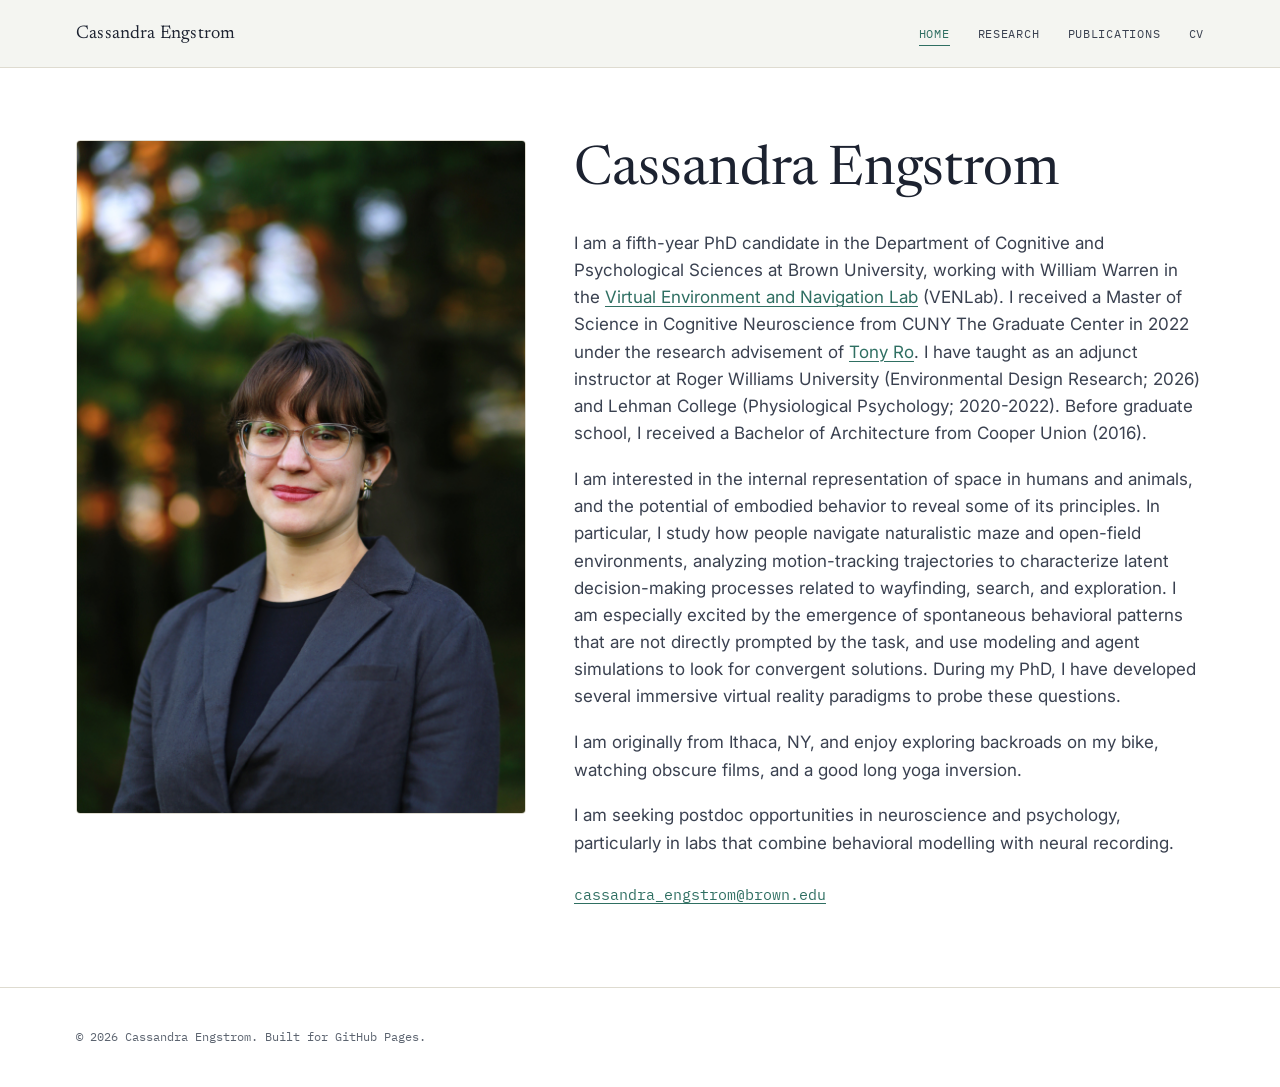
<file: index.html>
<!DOCTYPE html>
<html lang="en">
<head>
<meta charset="UTF-8">
<meta name="viewport" content="width=device-width, initial-scale=1.0">
<title>Cassandra Engstrom — Spatial Navigation Research</title>
<meta name="description" content="Research on spatial navigation, motion tracking, and path integration.">
<link rel="preconnect" href="https://fonts.googleapis.com">
<link rel="preconnect" href="https://fonts.gstatic.com" crossorigin>
<link href="https://fonts.googleapis.com/css2?family=Newsreader:ital,wght@0,400;0,500;1,400&family=Inter:wght@400;500;600&family=IBM+Plex+Mono:wght@400;500&display=swap" rel="stylesheet">
<link rel="stylesheet" href="css/style.css">
</head>
<body>

<nav class="site-nav">
  <div class="wrap">
    <a class="nav-name" href="index.html">Cassandra Engstrom</a>
    <button class="nav-toggle" aria-expanded="false" aria-label="Toggle navigation">Menu</button>
    <ul class="nav-links">
      <li><a href="index.html" aria-current="page">Home</a></li>
      <li><a href="research.html">Research</a></li>
      <li><a href="publications.html">Publications</a></li>
      <li><a href="cv.html">CV</a></li>
    </ul>
  </div>
</nav>

<header class="intro">
  <div class="wrap intro-grid">
    <div>
      <img class="profile-photo" src="assets/images/profile-photo.jpg" alt="Photograph of Cassandra Engstrom">
    </div>

    <div class="prose">
      <h1>Cassandra Engstrom</h1>
      <p>
        I am a fifth-year PhD candidate in the Department of Cognitive and Psychological Sciences at Brown University, working with William Warren in the <a href="https://sites.brown.edu/venlab/">Virtual Environment and Navigation Lab</a> (VENLab). I received a Master of Science in Cognitive Neuroscience from CUNY The Graduate Center in 2022 under the research advisement of <a href="https://rolab.ws.gc.cuny.edu/">Tony Ro</a>. I have taught as an adjunct instructor at Roger Williams University (Environmental Design Research; 2026) and Lehman College (Physiological Psychology; 2020-2022). Before graduate school, I received a Bachelor of Architecture from Cooper Union (2016).
      </p>
      <p>
        I am interested in the internal representation of space in humans and animals, and the potential of embodied behavior to reveal some of its principles. In particular, I study how people navigate naturalistic maze and open-field environments, analyzing motion-tracking trajectories to characterize latent decision-making processes related to wayfinding, search, and exploration. I am especially excited by the emergence of spontaneous behavioral patterns that are not directly prompted by the task, and use modeling and agent simulations to look for convergent solutions. During my PhD, I have developed several immersive virtual reality paradigms to probe these questions. 
      </p>
      <p>
        I am originally from Ithaca, NY, and enjoy exploring backroads on my bike, watching obscure films, and a good long yoga inversion.
      </p>
      <p>
        I am seeking postdoc opportunities in neuroscience and psychology, particularly in labs that combine behavioral modelling with neural recording.
      </p>
      <p class="email-line">
        <a href="mailto:cassandra_engstrom@brown.edu">cassandra_engstrom@brown.edu</a>
      </p>
    </div>
  </div>
</header>

<footer>
  <div class="wrap">
    © <span id="year"></span> Cassandra Engstrom. Built for GitHub Pages.
  </div>
</footer>

<script src="js/main.js"></script>
<script>document.getElementById("year").textContent = new Date().getFullYear();</script>
</body>
</html>
</file>
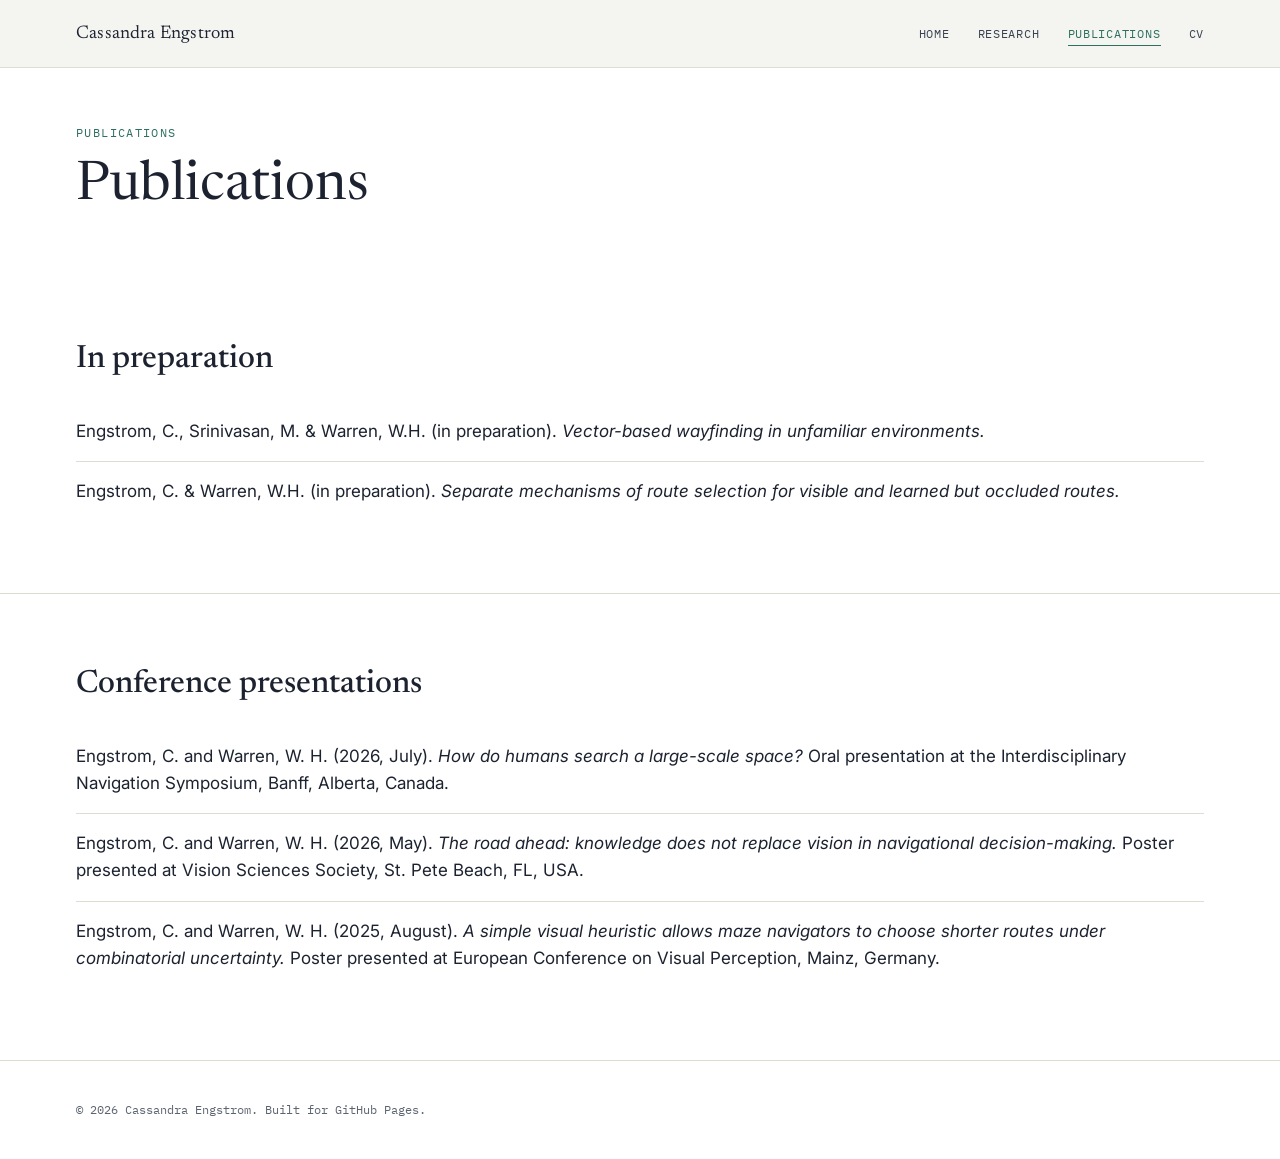
<file: publications.html>
<!DOCTYPE html>
<html lang="en">
<head>
<meta charset="UTF-8">
<meta name="viewport" content="width=device-width, initial-scale=1.0">
<title>Publications — Cassandra Engstrom</title>
<link rel="preconnect" href="https://fonts.googleapis.com">
<link rel="preconnect" href="https://fonts.gstatic.com" crossorigin>
<link href="https://fonts.googleapis.com/css2?family=Newsreader:ital,wght@0,400;0,500;1,400&family=Inter:wght@400;500;600&family=IBM+Plex+Mono:wght@400;500&display=swap" rel="stylesheet">
<link rel="stylesheet" href="css/style.css">
</head>
<body>

<nav class="site-nav">
  <div class="wrap">
    <a class="nav-name" href="index.html">Cassandra Engstrom</a>
    <button class="nav-toggle" aria-expanded="false" aria-label="Toggle navigation">Menu</button>
    <ul class="nav-links">
      <li><a href="index.html">Home</a></li>
      <li><a href="research.html">Research</a></li>
      <li><a href="publications.html" aria-current="page">Publications</a></li>
      <li><a href="cv.html">CV</a></li>
    </ul>
  </div>
</nav>

<header style="padding: 3.5rem 0 1.5rem;">
  <div class="wrap">
    <p class="eyebrow">Publications</p>
    <h1>Publications</h1>
  </div>
</header>

<!--<section style="padding-top: 1rem;">
  <div class="wrap">
    <h2>Peer-reviewed</h2>
    <ul class="pub-list">
      <li>
        <span class="muted">No peer-reviewed publications yet.</span>
      </li>
    </ul>
  </div>
</section>-->


<section>
  <div class="wrap">
    <h2>In preparation</h2>
    <ul class="pub-list">
      <li>
        <span>Engstrom, C., Srinivasan, M. & Warren, W.H. (in preparation). <em>Vector-based wayfinding in unfamiliar environments.</em></span>
      </li>
      <li>
        <span>Engstrom, C. & Warren, W.H. (in preparation). <em>Separate mechanisms of route selection for visible and learned but occluded routes.</em></span>
      </li>
    </ul>
    <!--<p class="muted" style="margin-top: 1.5rem; font-size: 0.9rem;">
      Replace the citation above with your actual manuscript title and
      co-authors. Add another &lt;li&gt; the same way for each additional
      paper in preparation.
    </p>-->
  </div>
</section>



<section>
  <div class="wrap">
    <h2>Conference presentations</h2>
    <ul class="pub-list">
      <li>
        <span>Engstrom, C. and Warren, W. H. (2026, July). <em>How do humans search a large-scale space?</em> Oral presentation at the Interdisciplinary Navigation Symposium, Banff, Alberta, Canada.</span>
      </li>
      <li>
        <span>Engstrom, C. and Warren, W. H. (2026, May). <em>The road ahead: knowledge does not replace vision in navigational decision-making.</em> Poster presented at Vision Sciences Society, St. Pete Beach, FL, USA.</span>
      </li>
      <li>
        <span>Engstrom, C. and Warren, W. H. (2025, August). <em>A simple visual heuristic allows maze navigators to choose shorter routes under combinatorial uncertainty.</em> Poster presented at European Conference on Visual Perception, Mainz, Germany.</span>
      </li>
    </ul>
    <!--<p class="muted" style="margin-top: 1.5rem; font-size: 0.9rem;">
      Replace the citation above with your actual manuscript title and
      co-authors. Add another &lt;li&gt; the same way for each additional
      paper in preparation.
    </p>-->
  </div>
</section>



<footer>
  <div class="wrap">
    © <span id="year"></span> Cassandra Engstrom. Built for GitHub Pages.
  </div>
</footer>

<script src="js/main.js"></script>
<script>document.getElementById("year").textContent = new Date().getFullYear();</script>
</body>
</html>
</file>
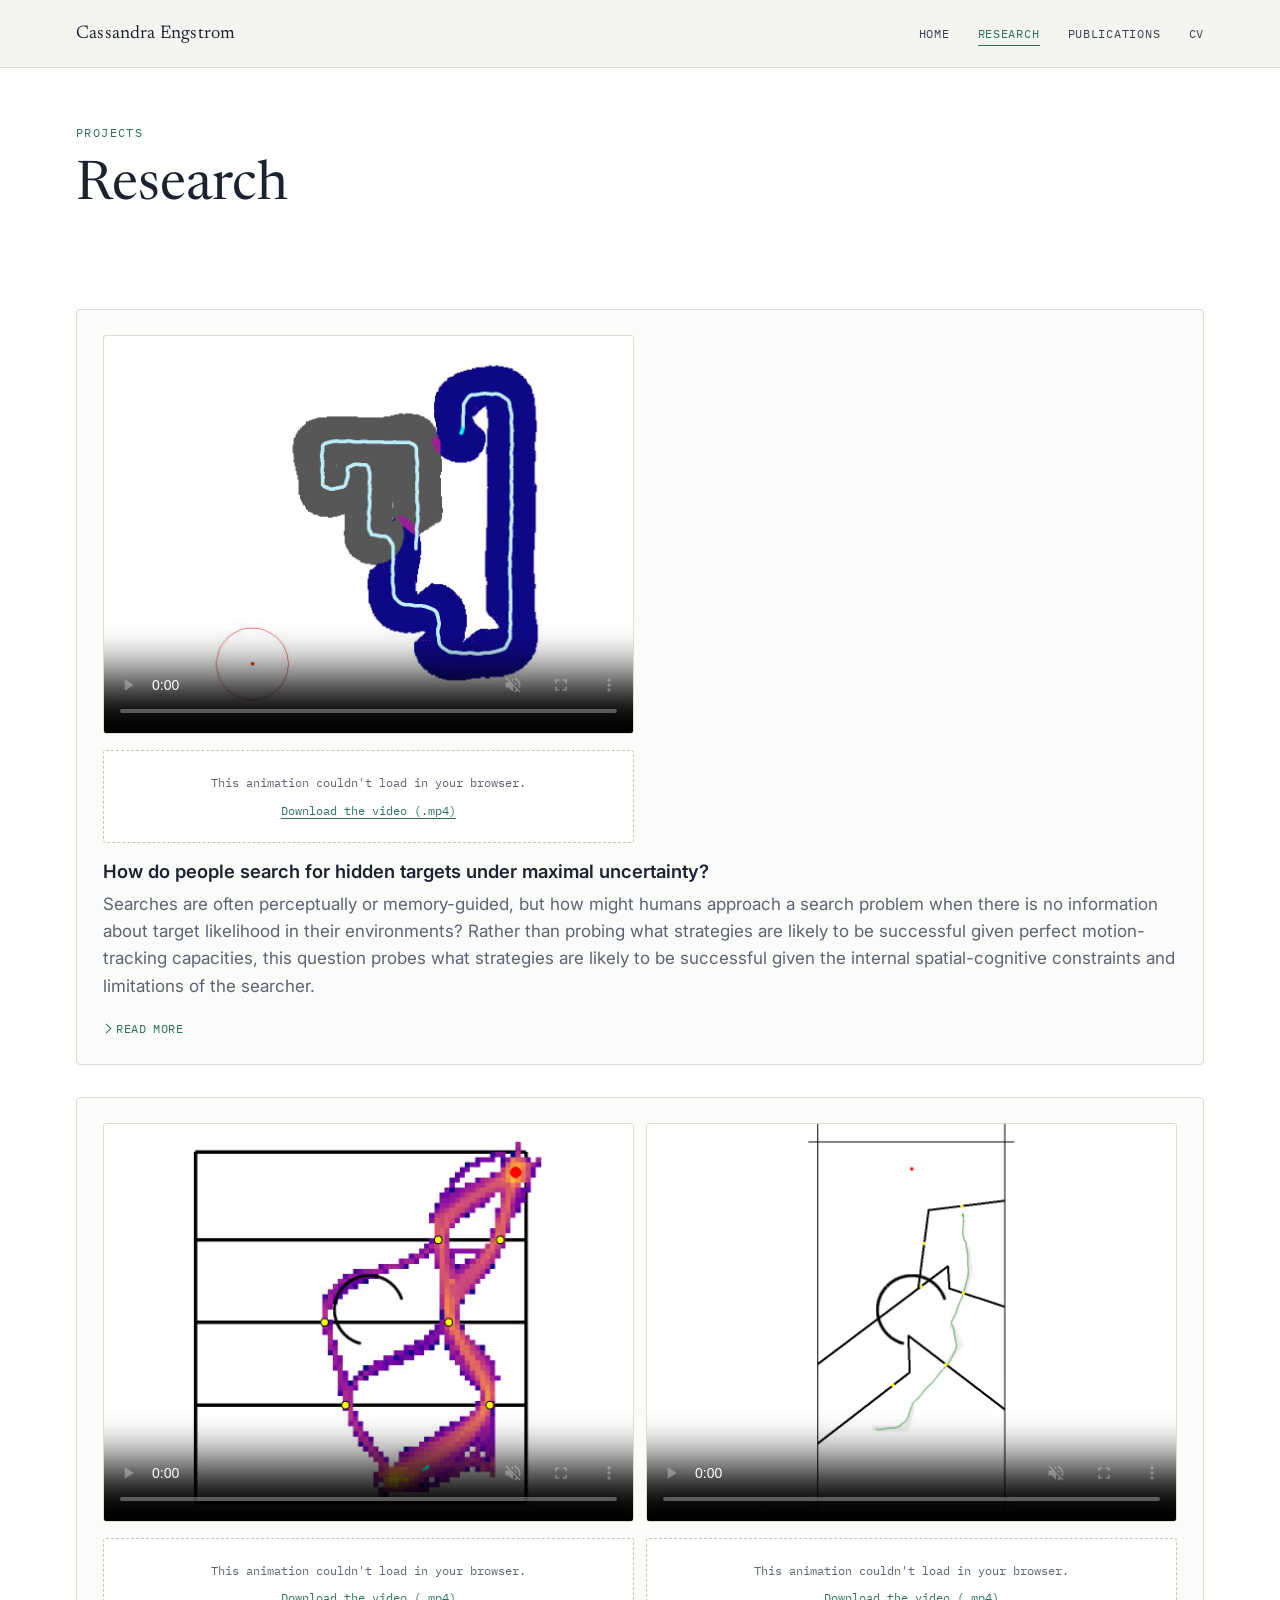
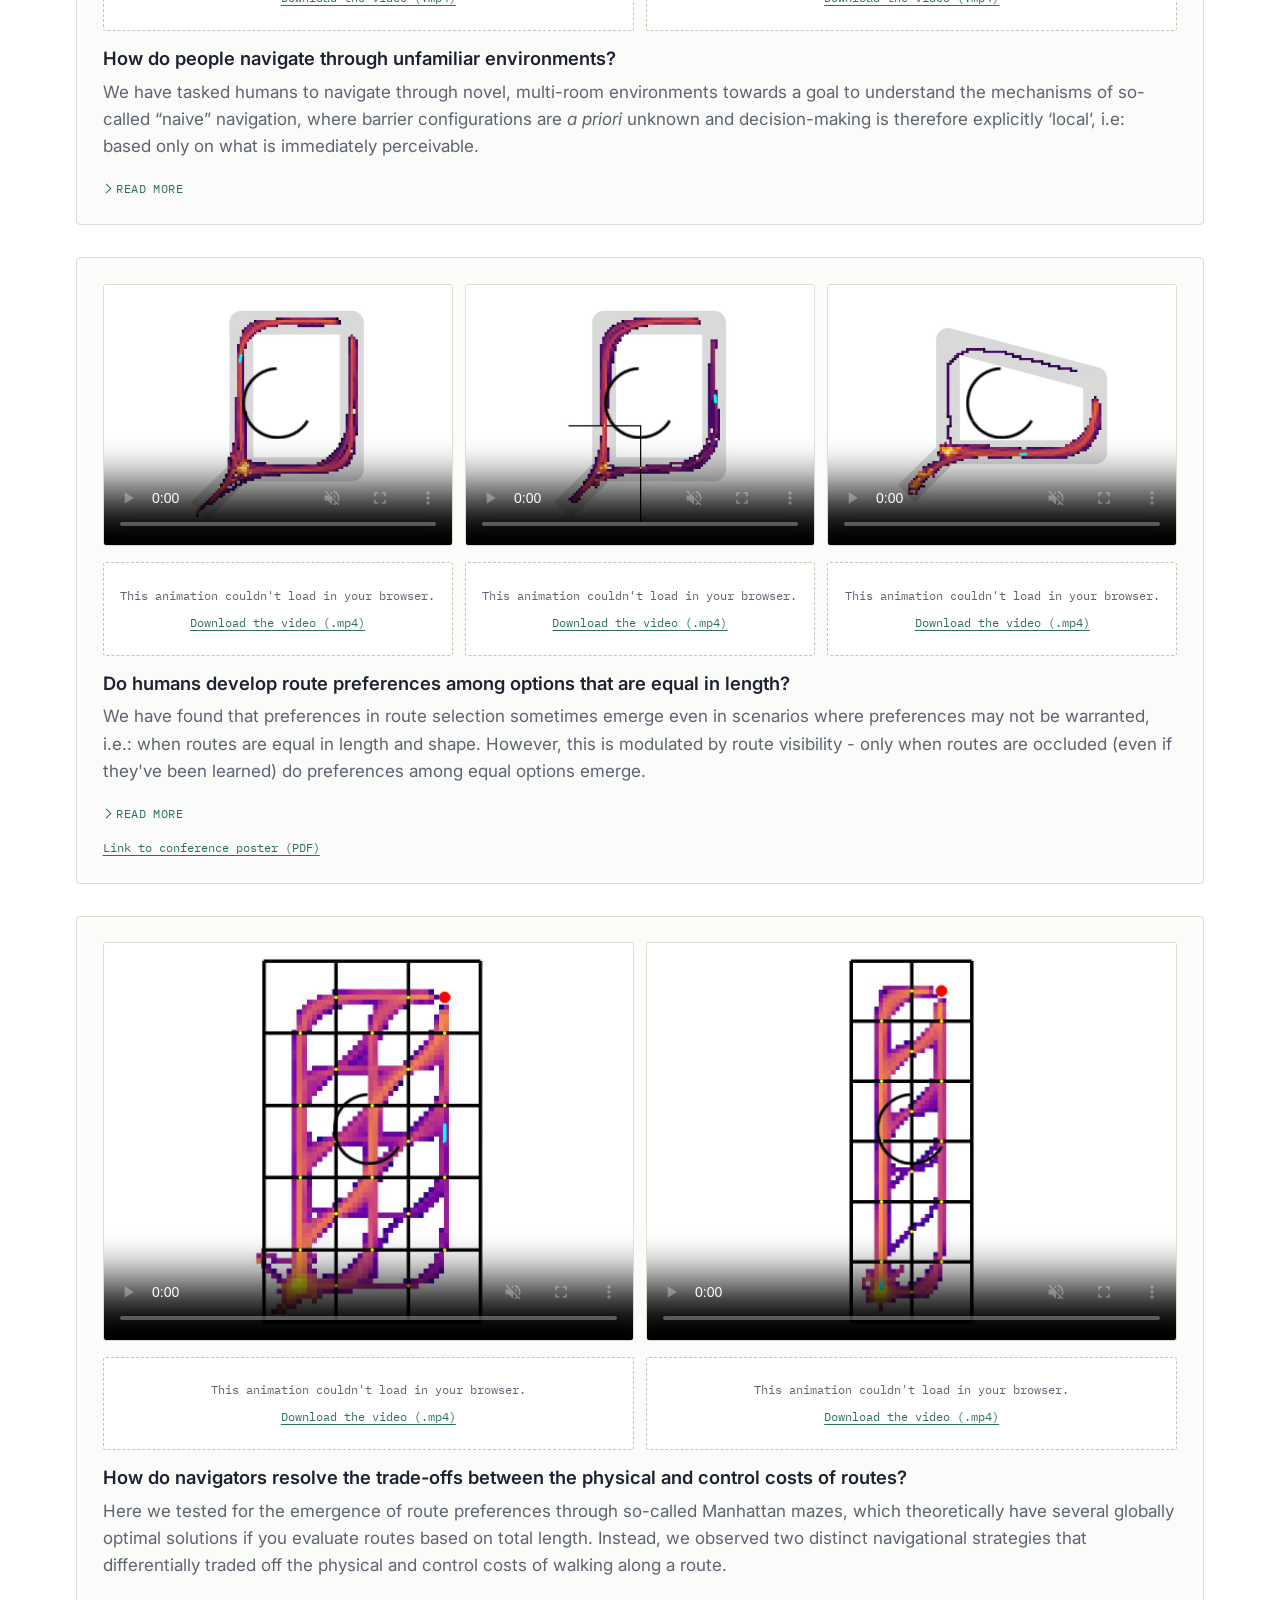
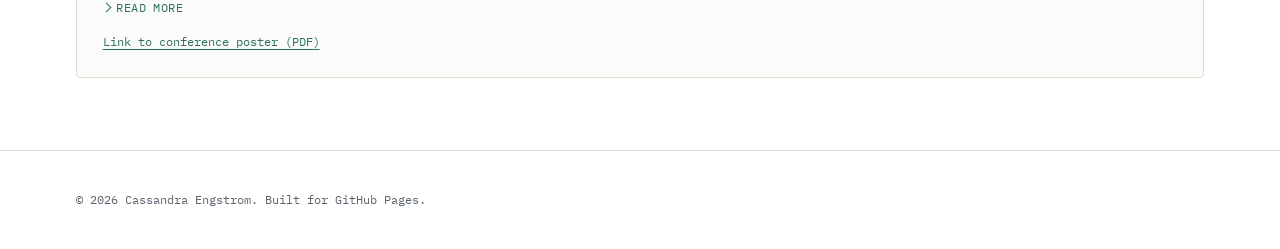
<file: research.html>
<!DOCTYPE html>
<html lang="en">
<head>
<meta charset="UTF-8">
<meta name="viewport" content="width=device-width, initial-scale=1.0">
<title>Research — Cassandra Engstrom</title>
<link rel="preconnect" href="https://fonts.googleapis.com">
<link rel="preconnect" href="https://fonts.gstatic.com" crossorigin>
<link href="https://fonts.googleapis.com/css2?family=Newsreader:ital,wght@0,500;1,400&family=Inter:wght@400;500;600&family=IBM+Plex+Mono:wght@400;500&display=swap" rel="stylesheet">
<link rel="stylesheet" href="css/style.css">
</head>
<body>

<nav class="site-nav">
  <div class="wrap">
    <a class="nav-name" href="index.html">Cassandra Engstrom</a>
    <button class="nav-toggle" aria-expanded="false" aria-label="Toggle navigation">Menu</button>
    <ul class="nav-links">
      <li><a href="index.html">Home</a></li>
      <li><a href="research.html" aria-current="page">Research</a></li>
      <li><a href="publications.html">Publications</a></li>
      <li><a href="cv.html">CV</a></li>
    </ul>
  </div>
</nav>

<header style="padding: 3.5rem 0 2rem;">
  <div class="wrap">
    <p class="eyebrow">Projects</p>
    <h1>Research</h1>
    <!--<p class="prose muted">
      Selected projects on spatial navigation, motion-tracking analysis, and
      the models used to make sense of how people move through mazes and
      open-field environments.
    </p>-->
  </div>
</header>

<section style="padding-top: 0;">
  <div class="wrap">
    <div class="card-grid">




      <div class="card">
        <div class="card-media">
          <div class="video-wrap">
            <video class="thumb" controls muted loop playsinline preload="none" poster="assets/images/search-poster.jpg">
              <source src="assets/videos/search_animation_fixed.mp4" type="video/mp4">
            </video>
            <div class="video-fallback" hidden>
              <p>This animation couldn't load in your browser.</p>
              <a href="assets/videos/search_animation_fixed.mp4" download>Download the video (.mp4)</a>
            </div>
          </div>
        </div>
        <!--<span class="tag">Modeling</span>-->
        <h3>How do people search for hidden targets under maximal uncertainty?</h3>
        <p class="muted">
          Searches are often perceptually or memory-guided, but how might humans approach a search problem when there is no information about target likelihood in their environments? Rather than probing what strategies are likely to be successful given perfect motion-tracking capacities, this question probes what strategies are likely to be successful given the internal spatial-cognitive constraints and limitations of the searcher. 
        </p>
        <details class="read-more">
          <summary>Read more</summary>
          <p class="muted">
            As part of my ongoing dissertation research, I am analyzing the movement of humans searching in large virtual environments. The field of movement ecology has given rise to motley models of foraging, dispersal and migration in animals, but little is known about the methods humans might employ while searching for hidden targets. Search is related to navigation in that if done effectively, it requires the searcher to maintain some concept of where they are and where they have been. However, the degree to which spatial memory systems (i.e.: tracking ones position) are employed may depend on the constraints of the task,  including the richness of landmark information available, the time limits on the search task, and target numerosity, all of which affect the difference in the effort-to-success tradeoff between memoryful and memoryless searches. I am currently modelling human search strategies in an effort to understand how and when memory is employed, and whether this employment is demonstrably ‘efficient’, considering factors like error accumulation in path integration.
          </p>
        </details>
        <!--<div class="card-links">
          <a href="assets/pdfs/path-integration-model.pdf">Read the write-up (PDF)</a>
        </div>-->
      </div>

      <div class="card">
        <div class="card-media">
          <div class="video-wrap">
            <video class="thumb" controls muted loop playsinline preload="none" poster="assets/images/fyp-poster.jpg">
              <source src="assets/videos/FYP_animation_fixed.mp4" type="video/mp4">
            </video>
            <div class="video-fallback" hidden>
              <p>This animation couldn't load in your browser.</p>
              <a href="assets/videos/FYP_animation_fixed.mp4" download>Download the video (.mp4)</a>
            </div>
          </div>
          <div class="video-wrap">
            <video class="thumb" controls muted loop playsinline preload="none" poster="assets/images/GOFP-poster.jpg">
              <source src="assets/videos/GardenOfFP_animation_fixed.mp4" type="video/mp4">
            </video>
            <div class="video-fallback" hidden>
              <p>This animation couldn't load in your browser.</p>
              <a href="assets/videos/GardenOfFP_animation_fixed.mp4" download>Download the video (.mp4)</a>
            </div>
          </div>
        </div>
        <!--<span class="tag">Trajectory analysis</span>-->

        <h3>How do people navigate through unfamiliar environments?</h3>
        <p class="muted">
          We have tasked humans to navigate through novel, multi-room environments towards a goal to understand the mechanisms of so-called “naive” navigation, where barrier configurations are <em>a priori</em> unknown and decision-making is therefore explicitly ‘local’, i.e: based only on what is immediately perceivable. 
        </p>
        <details class="read-more">
          <summary>Read more</summary>
          <p class="muted">
            The variables ‘naive’ navigators appear to be influenced by when making turns at decision points are the immediate distances to candidate waypoints (d), the angular deviation between candidate waypoints and the goal vector (Θ), and the angular deviation between candidate waypoints and the current heading direction (Γ). Critically, these variables are also weighted differentially depending on the state of the navigator: whether they are initiating a route sequence from stationary or continuing a set of turns while in motion. Behavior is best explained by a vector-based model that uses vector addition to sum directional influences, a mechanism that is biologically plausible. Lastly, we have found through agent simulations that an agent that simply minimizes Θ while ignoring all other variables outperforms all other single and combined-strategy agents in discovering more metabolically efficient and shorter routes statistically more often (Engstrom, Srinivasan & Warren, In prep.).
          </p>
        </details>
        <!--<div class="card-links">
          <a href="assets/pdfs/maze-heatmaps-summary.pdf">Read the write-up (PDF)</a>
        </div>-->
      </div>

      <div class="card">
        <div class="card-media">
          <div class="video-wrap">
            <video class="thumb" controls muted loop playsinline preload="none" poster="assets/images/approach45-poster.jpg">
              <source src="assets/videos/approach45_fixed.mp4" type="video/mp4">
            </video>
            <div class="video-fallback" hidden>
              <p>This animation couldn't load in your browser.</p>
              <a href="assets/videos/approach45_fixed.mp4" download>Download the video (.mp4)</a>
            </div>
          </div>
          <div class="video-wrap">
            <video class="thumb" controls muted loop playsinline preload="none" poster="assets/images/approach45_occlude-poster.jpg">
              <source src="assets/videos/approach45_occlude_fixed.mp4" type="video/mp4">
            </video>
            <div class="video-fallback" hidden>
              <p>This animation couldn't load in your browser.</p>
              <a href="assets/videos/approach45_occlude_fixed.mp4" download>Download the video (.mp4)</a>
            </div>
          </div>
          <div class="video-wrap">
            <video class="thumb" controls muted loop playsinline preload="none" poster="assets/images/rhombus-poster.jpg">
              <source src="assets/videos/courtyard_rhombus_animation_fixed.mp4" type="video/mp4">
            </video>
            <div class="video-fallback" hidden>
              <p>This animation couldn't load in your browser.</p>
              <a href="assets/videos/courtyard_rhombus_animation_fixed.mp4" download>Download the video (.mp4)</a>
            </div>
          </div>
        </div>

        <!--<span class="tag">Do humans develop route preferences among options that are equal in length?</span>-->
        <h3>Do humans develop route preferences among options that are equal in length?</h3>
        <p class="muted">
          We have found that preferences in route selection sometimes emerge even in scenarios where preferences may not be warranted, i.e.: when routes are equal in length and shape. However, this is modulated by route visibility - only when routes are occluded (even if they've been learned) do preferences among equal options emerge. 
        </p>
        <details class="read-more">
          <summary>Read more</summary>
          <p class="muted">
            Consider: if navigational preferences always correspond with the optimization of global features like total route length, we would expect that no preferences would emerge among options that are equal along those relevant feature dimensions. An alternative hypothesis, however, is that local features - such as those corresponding with perceptual or motor states at decision points - might shape navigational preferences even when relevant global features are equal. Such local features could include whether the instantaneous motion of the body aligns with a candidate waypoint (Γ), relevant to the metabolic costs of turning, or how much the vector to a candidate waypoint deviates from the vector to the goal (Θ), a perceptual heuristic that we have shown correlates with the discovery of shorter routes when agents are given no information about their environments (Engstrom, Srinivasan & Warren, In prep.).
          </p>
          <p class="muted">
            In a VR experiment that involved walking around open rectangular courtyards, i.e.: choosing between routes that were equal in length, we found that humans disregarded perceptual variables (e.g., Θ) that normally correlate with the discovery of shorter routes in unfamiliar, multi-room environments. We interpreted this to mean that the use of such perceptual variables is only employed under uncertainty, otherwise global features like total route length (when accessible) dominate navigational decision-making. In a follow-up experiment, however, we showed that blocking a direct view of the courtyard at turning points, despite allowing navigators to learn and memorize the structure of the courtyards, was enough to reinstate perceptually-based route choice behavior, i.e.: navigators were influenced to minimize Θ, whereas they weren’t in full visibility scenarios. This indicated that it was the ability to see routes, and not necessarily learned knowledge of their structure, that controlled whether decision-making depended on global features like route length (used when all routes are visible) or on local features like the angular deviation between waypoint and goal (used when routes are not visible, even if they're memorized). Consistent with this model, we found by manipulating the geometry of open courtyards to make one route option longer than the other, that even when the local perceptual variable Θ favored the opposite route, navigators strongly preferred the route that was shorter, because both routes were clearly visible (Engstrom & Warren, 2026; see link below). These results suggest that navigational preferences can emerge among equal options when options are visually occluded; otherwise route-selection effectively becomes random and no preferences are discernible.
          </p>
        </details>
        <div class="card-links">
          <a href="assets/pdfs/VSS2026_CJE_final_small-3.pdf">Link to conference poster (PDF)</a>
        </div>
      </div>

      

      <div class="card">
        <div class="card-media">
          <div class="video-wrap">
            <video class="thumb" controls muted loop playsinline preload="none" poster="assets/images/2x4-poster.jpg">
              <source src="assets/videos/Grid_animation_2x4_fixed.mp4" type="video/mp4">
            </video>
            <div class="video-fallback" hidden>
              <p>This animation couldn't load in your browser.</p>
              <a href="assets/videos/Grid_animation_2x4_fixed.mp4" download>Download the video (.mp4)</a>
            </div>
          </div>
                    <div class="video-wrap">
            <video class="thumb" controls muted loop playsinline preload="none" poster="assets/images/1x5-poster.jpg">
              <source src="assets/videos/Grid_animation_1x5_fixed.mp4" type="video/mp4">
            </video>
            <div class="video-fallback" hidden>
              <p>This animation couldn't load in your browser.</p>
              <a href="assets/videos/Grid_animation_1x5_fixed.mp4" download>Download the video (.mp4)</a>
            </div>
          </div>
        </div>
        <!--<span class="tag">Signal processing</span>-->
        <h3>How do navigators resolve the trade-offs between the physical and control costs of routes?</h3>
        <p class="muted">
          Here we tested for the emergence of route preferences through so-called Manhattan mazes, which theoretically have several globally optimal solutions if you evaluate routes based on total length. Instead, we observed two distinct navigational strategies that differentially traded off the physical and control costs of walking along a route.
        </p>
        <details class="read-more">
          <summary>Read more</summary>
          <p class="muted">
            By measuring movement patterns through grid-mazes with different dimensions, our sample could be parsed based on the expression of two distinct strategies - roughly half of the sample preferred to navigate around the perimeter (‘wall-following’) while the other half clinged to the diagonal (‘beelining’). Both of these strategies appeared to be guided by a combination of local decision-making rules, specifically the minimization of Γ and Θ, while each group applied different weights to each rule. Interestingly, because of a spontaneous corner-cutting behavior, we found that the beelining strategy resulted in routes that were slightly although statistically shorter and more energetically efficient than the wall-following group. Even so, relative to wall-following, beelining relies on more ‘expensive’ perceptual-motor control processes that require constant surveillance of one's changing field of view and frequent changes in the state and actions of the body. Therefore, we speculate that the split in the sample reflects two solutions to a tradeoff between the physical and perceptual control costs of implementing routes (Engstrom & Warren, 2025; see link below). Just like our courtyard studies, these results also suggest that preferences sometimes emerge among route options that are close to being equal along global dimensions relevant to the navigator (e.g.: total route length), suggesting that route preferences can be based on local motor or perceptual states at waypoints.
          </p>
        </details>
        <div class="card-links">
          <a href="assets/pdfs/ECVP poster Engstrom V2_final_small.pdf">Link to conference poster (PDF)</a>
        </div>
      </div>

      

    </div>
  </div>
</section>

<footer>
  <div class="wrap">
    © <span id="year"></span> Cassandra Engstrom. Built for GitHub Pages.
  </div>
</footer>

<script src="js/main.js"></script>
<script>document.getElementById("year").textContent = new Date().getFullYear();</script>
</body>
</html>
</file>
<file: css/style.css>
/* ============================================================
   Cassandra Engstrom — research site
   Design system: cartographic academic. The palette and motifs
   borrow from topographic maps and trajectory plots — fitting,
   since the research itself is about paths through space.
   ============================================================ */

:root {
  --paper: #ffffff;
  --paper-raised: #fbfbfa;
  --ink: #1c2230;
  --ink-soft: #3a4150;
  --muted: #5c6470;
  --line: #2f6f62;      /* contour-line teal — links, accents */
  --line-soft: #cfe0da;
  --route: #b5562a;     /* rust marker — highlights, "you are here" */
  --border: #dedbd0;
  --border-strong: #c7c3b4;

  --font-display: "Newsreader", Georgia, serif;
  --font-body: "Inter", -apple-system, BlinkMacSystemFont, sans-serif;
  --font-mono: "IBM Plex Mono", ui-monospace, monospace;

  --measure: 42rem;
  --nav-h: 4.25rem;
}

* { box-sizing: border-box; }

html {
  scroll-behavior: smooth;
}

@media (prefers-reduced-motion: reduce) {
  html { scroll-behavior: auto; }
  *, *::before, *::after {
    animation-duration: 0.01ms !important;
    animation-iteration-count: 1 !important;
    transition-duration: 0.01ms !important;
  }
}

body {
  margin: 0;
  background: var(--paper);
  color: var(--ink);
  font-family: var(--font-body);
  font-size: 17px;
  line-height: 1.6;
  -webkit-font-smoothing: antialiased;
}

img, video { max-width: 100%; display: block; }

a {
  color: var(--line);
  text-decoration-thickness: 1px;
  text-underline-offset: 3px;
}
a:hover { color: var(--route); }

h1, h2, h3 {
  font-family: var(--font-display);
  font-weight: 500;
  line-height: 1.15;
  color: var(--ink);
  margin: 0 0 0.5em;
}

h1 { font-size: clamp(2.2rem, 4.5vw, 3.4rem); font-weight: 400; }
h2 { font-size: clamp(1.5rem, 2.6vw, 2rem); }
h3 { font-size: 1.15rem; font-weight: 600; font-family: var(--font-body); }

p { margin: 0 0 1.1em; color: var(--ink-soft); }

.eyebrow {
  font-family: var(--font-mono);
  font-size: 0.72rem;
  letter-spacing: 0.12em;
  text-transform: uppercase;
  color: var(--line);
}

.muted { color: var(--muted); }

/* ---------- layout shells ---------- */

.wrap {
  max-width: 74rem;
  margin: 0 auto;
  padding: 0 1.75rem;
}

.prose { max-width: var(--measure); }

section { padding: 4.5rem 0; }
section + section { border-top: 1px solid var(--border); }

/* ---------- nav ---------- */

.site-nav {
  position: sticky;
  top: 0;
  z-index: 40;
  height: var(--nav-h);
  display: flex;
  align-items: center;
  background: rgba(243, 244, 239, 0.86);
  backdrop-filter: blur(6px);
  border-bottom: 1px solid var(--border);
}

.site-nav .wrap {
  display: flex;
  align-items: center;
  justify-content: space-between;
  width: 100%;
}

.nav-name {
  font-family: var(--font-display);
  font-size: 1.15rem;
  color: var(--ink);
  text-decoration: none;
  letter-spacing: 0.01em;
}
.nav-name:hover { color: var(--ink); }

.nav-links {
  display: flex;
  gap: 1.75rem;
  list-style: none;
  margin: 0;
  padding: 0;
  font-family: var(--font-mono);
  font-size: 0.78rem;
  letter-spacing: 0.06em;
  text-transform: uppercase;
}

.nav-links a {
  color: var(--ink-soft);
  text-decoration: none;
  padding: 0.3rem 0;
  border-bottom: 1px solid transparent;
}
.nav-links a:hover,
.nav-links a[aria-current="page"] {
  color: var(--line);
  border-bottom-color: var(--line);
}

.nav-toggle {
  display: none;
  background: none;
  border: 1px solid var(--border-strong);
  border-radius: 3px;
  padding: 0.4rem 0.6rem;
  font-family: var(--font-mono);
  font-size: 0.75rem;
  cursor: pointer;
}

@media (max-width: 720px) {
  .nav-toggle { display: inline-block; }
  .nav-links {
    position: absolute;
    top: var(--nav-h);
    left: 0;
    right: 0;
    background: var(--paper-raised);
    border-bottom: 1px solid var(--border);
    flex-direction: column;
    gap: 0;
    padding: 0.5rem 1.75rem 1rem;
    display: none;
  }
  .nav-links.open { display: flex; }
  .nav-links a { display: block; padding: 0.6rem 0; }
}

/* ---------- simple homepage ---------- */

.intro {
  padding: 4.5rem 0 4rem;
}

.intro-grid {
  display: grid;
  grid-template-columns: 1fr 1.4fr;
  gap: 3rem;
  align-items: start;
}

@media (max-width: 720px) {
  .intro-grid { grid-template-columns: 1fr; }
}

.profile-photo {
  width: 100%;
  border-radius: 4px;
  border: 1px solid var(--border);
}

.email-line {
  margin-top: 1.6rem;
  font-family: var(--font-mono);
  font-size: 0.95rem;
}

/* ---------- hero (signature element: the wayfinding line) ---------- */

.hero {
  padding: 5rem 0 4rem;
  position: relative;
  overflow: hidden;
}

.hero-grid {
  display: grid;
  grid-template-columns: 1.1fr 0.9fr;
  gap: 3rem;
  align-items: center;
}

@media (max-width: 860px) {
  .hero-grid { grid-template-columns: 1fr; }
}

.hero-path {
  width: 100%;
  height: auto;
}

.hero-path .route-line {
  fill: none;
  stroke: var(--line);
  stroke-width: 2;
  stroke-linecap: round;
  stroke-dasharray: 4 7;
}

.hero-path .waypoint {
  fill: var(--paper);
  stroke: var(--ink);
  stroke-width: 1.4;
}

.hero-path .marker {
  fill: var(--route);
}

.hero-path .marker-pulse {
  fill: none;
  stroke: var(--route);
  stroke-width: 1.5;
  opacity: 0.55;
  animation: pulse 2.6s ease-out infinite;
  transform-origin: center;
}

@keyframes pulse {
  0%   { r: 5; opacity: 0.6; }
  100% { r: 16; opacity: 0; }
}

.hero h1 { margin-bottom: 0.4rem; }
.hero .role {
  font-family: var(--font-mono);
  font-size: 0.85rem;
  color: var(--muted);
  margin-bottom: 1.4rem;
}

.button-row { display: flex; gap: 0.9rem; flex-wrap: wrap; margin-top: 1.6rem; }

.btn {
  display: inline-flex;
  align-items: center;
  gap: 0.5rem;
  font-family: var(--font-mono);
  font-size: 0.78rem;
  letter-spacing: 0.05em;
  text-transform: uppercase;
  text-decoration: none;
  padding: 0.7rem 1.1rem;
  border: 1px solid var(--ink);
  border-radius: 3px;
  color: var(--ink);
  transition: background 0.15s ease, color 0.15s ease, border-color 0.15s ease;
}
.btn:hover { background: var(--ink); color: var(--paper); }

.btn.primary { background: var(--line); border-color: var(--line); color: var(--paper); }
.btn.primary:hover { background: var(--route); border-color: var(--route); }

/* ---------- cards / grids ---------- */

.card-grid {
  display: grid;
  grid-template-columns: repeat(auto-fit, minmax(640px, 1fr));
  gap: 2rem;
  margin-top: 2rem;
}

.card {
  background: var(--paper-raised);
  border: 1px solid var(--border);
  border-radius: 4px;
  padding: 1.6rem;
  position: relative;
}

.card .tag {
  font-family: var(--font-mono);
  font-size: 0.68rem;
  letter-spacing: 0.08em;
  text-transform: uppercase;
  color: var(--line);
  display: block;
  margin-bottom: 0.6rem;
}

/* row of 1-3 animations above the card title */
.card-media {
  display: grid;
  grid-template-columns: repeat(auto-fit, minmax(140px, 1fr));
  gap: 0.75rem;
  margin-bottom: 1.1rem;
}

.card-media .video-wrap:only-child {
  max-width: calc((100% - 0.75rem) / 2);
}

.card-media video.thumb {
  width: 100%;
  aspect-ratio: 4/3;
  object-fit: contain;
  border: 1px solid var(--border);
  border-radius: 3px;
  background: #ffffff;
}

.video-wrap {
  position: relative;
}

.video-fallback {
  width: 100%;
  display: flex;
  flex-direction: column;
  align-items: center;
  justify-content: center;
  gap: 0.5rem;
  text-align: center;
  padding: 1.4rem 1rem;
  background: var(--paper);
  border: 1px dashed var(--border-strong);
  border-radius: 3px;
}

.video-fallback p {
  margin: 0;
  font-family: var(--font-mono);
  font-size: 0.75rem;
  color: var(--muted);
}

.video-fallback a {
  font-family: var(--font-mono);
  font-size: 0.75rem;
}

.video-fallback[hidden] {
  display: none;
}

.card .thumb {
  width: 100%;
  aspect-ratio: 16/10;
  object-fit: cover;
  border: 1px solid var(--border);
  border-radius: 3px;
  margin-bottom: 1rem;
  background: var(--line-soft);
}

.card video.thumb { background: #ffffff; }

.card-links {
  display: flex;
  gap: 1rem;
  margin-top: 0.9rem;
  font-family: var(--font-mono);
  font-size: 0.76rem;
}

@media (max-width: 720px) {
  .card-grid { grid-template-columns: 1fr; }
}

/* ---------- media blocks ---------- */

.media-block {
  border: 1px solid var(--border);
  border-radius: 4px;
  overflow: hidden;
  background: var(--ink);
  margin: 1.5rem 0;
}
.media-block video { width: 100%; display: block; }
.media-caption {
  padding: 0.7rem 1rem;
  font-family: var(--font-mono);
  font-size: 0.75rem;
  color: var(--muted);
  background: var(--paper-raised);
  border-top: 1px solid var(--border);
}

/* ---------- read more / collapsible blurbs ---------- */

details.read-more {
  margin-top: 0.9rem;
}

details.read-more summary {
  cursor: pointer;
  list-style: none;
  font-family: var(--font-mono);
  font-size: 0.76rem;
  letter-spacing: 0.04em;
  text-transform: uppercase;
  color: var(--line);
  display: flex;
  align-items: center;
  gap: 0.4rem;
  user-select: none;
}

/* hide the default browser triangle in Chrome/Safari */
details.read-more summary::-webkit-details-marker {
  display: none;
}

/* our own chevron, rotates on open */
details.read-more summary::before {
  content: "";
  width: 0.5em;
  height: 0.5em;
  border-right: 1.5px solid var(--line);
  border-bottom: 1.5px solid var(--line);
  transform: rotate(-45deg);
  transition: transform 0.2s ease;
}

details.read-more[open] summary::before {
  transform: rotate(45deg);
}

details.read-more summary:hover {
  color: var(--route);
}
details.read-more summary:hover::before {
  border-color: var(--route);
}

details.read-more p {
  margin-top: 0.8rem;
  padding-top: 0.8rem;
  border-top: 1px solid var(--border);
}

/* ---------- CV page ---------- */

.cv-entry {
  display: grid;
  grid-template-columns: 8rem 1fr;
  gap: 1.5rem;
  padding: 1.2rem 0;
  border-top: 1px solid var(--border);
}
.cv-entry:first-of-type { border-top: none; }
.cv-entry .when {
  font-family: var(--font-mono);
  font-size: 0.78rem;
  color: var(--muted);
  padding-top: 0.2rem;
}
@media (max-width: 600px) {
  .cv-entry { grid-template-columns: 1fr; gap: 0.3rem; }
}

.pub-list { list-style: none; padding: 0; margin: 1.5rem 0 0; }
.pub-list li {
  padding: 1rem 0;
  border-top: 1px solid var(--border);
  display: flex;
  justify-content: space-between;
  gap: 1rem;
  flex-wrap: wrap;
}
.pub-list li:first-child { border-top: none; }
.pub-list .pub-links {
  font-family: var(--font-mono);
  font-size: 0.76rem;
  white-space: nowrap;
}

/* ---------- contact ---------- */

.contact-list { list-style: none; padding: 0; margin: 1.5rem 0 0; }
.contact-list li {
  padding: 0.85rem 0;
  border-top: 1px solid var(--border);
  display: flex;
  gap: 1rem;
  align-items: baseline;
}
.contact-list li:first-child { border-top: none; }
.contact-list .k {
  font-family: var(--font-mono);
  font-size: 0.72rem;
  text-transform: uppercase;
  letter-spacing: 0.08em;
  color: var(--muted);
  width: 6rem;
  flex: none;
}

/* ---------- footer ---------- */

footer {
  padding: 2.5rem 0;
  font-family: var(--font-mono);
  font-size: 0.72rem;
  color: var(--muted);
  border-top: 1px solid var(--border);
}

/* ---------- focus states ---------- */

a:focus-visible,
button:focus-visible {
  outline: 2px solid var(--route);
  outline-offset: 2px;
}
</file>
